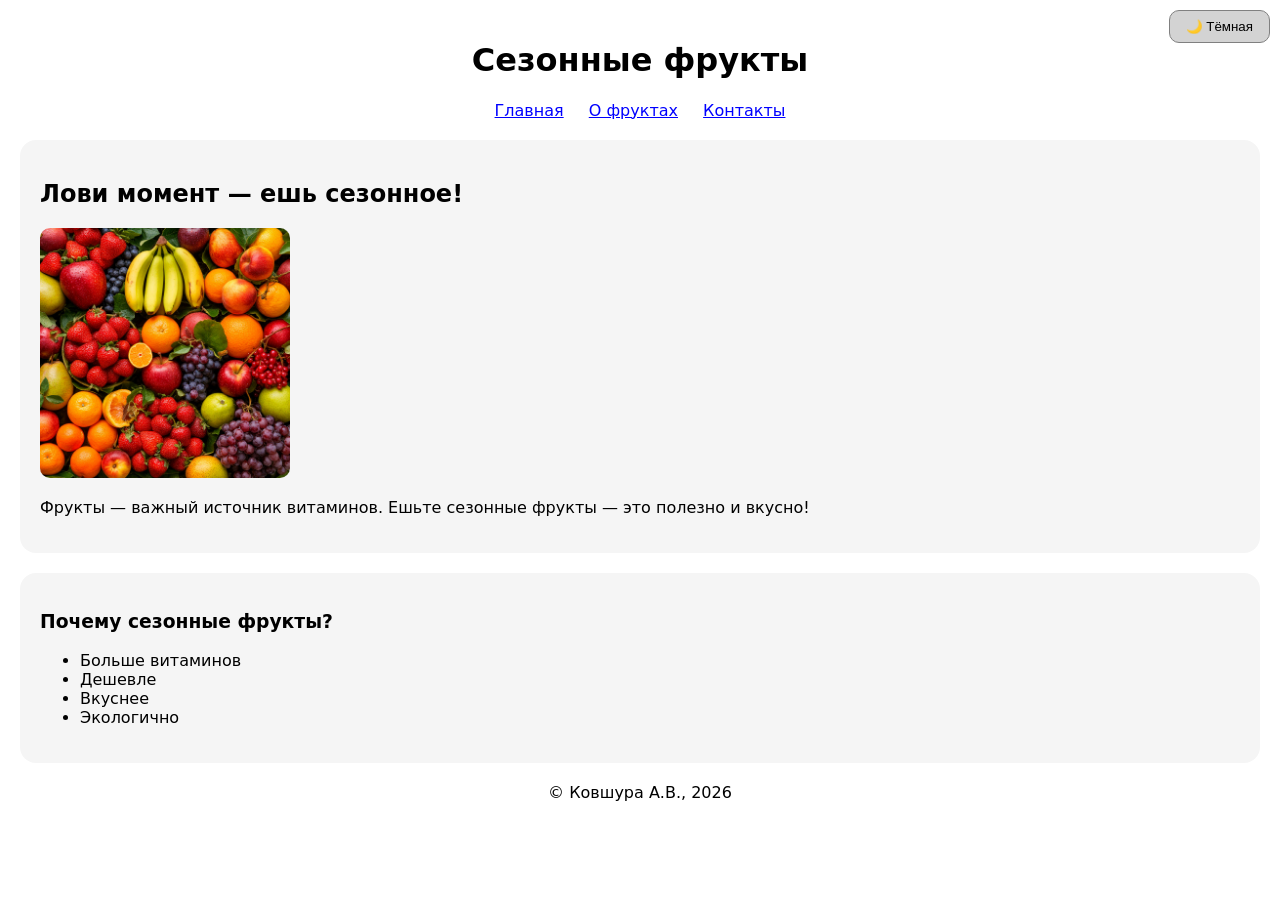
<file: index.html>
<!DOCTYPE html>
<html lang="ru">
<head>
    <meta charset="UTF-8">
    <title>Главная</title>
    <link rel="stylesheet" href="style.css">
</head>
<body>

<button id="theme-toggle" style="position:fixed;top:10px;right:10px">🌙 Тёмная</button>

<h1 style="text-align:center">Сезонные фрукты</h1>

<nav>
    <a href="index.html">Главная</a>
    <a href="about.html">О фруктах</a>
    <a href="contact.html">Контакты</a>
</nav>

<div class="card">
    <h2>Лови момент — ешь сезонное!</h2>
    <img src="fruits1.jpeg" width="250">
    <p>Фрукты — важный источник витаминов. Ешьте сезонные фрукты — это полезно и вкусно!</p>
</div>

<div class="card">
    <h3>Почему сезонные фрукты?</h3>
    <ul>
        <li>Больше витаминов</li>
        <li>Дешевле</li>
        <li>Вкуснее</li>
        <li>Экологично</li>
    </ul>
</div>

<footer>
    <p>© Ковшура А.В., 2026</p>
</footer>

<script src="script.js"></script>
</body>
</html>
</file>
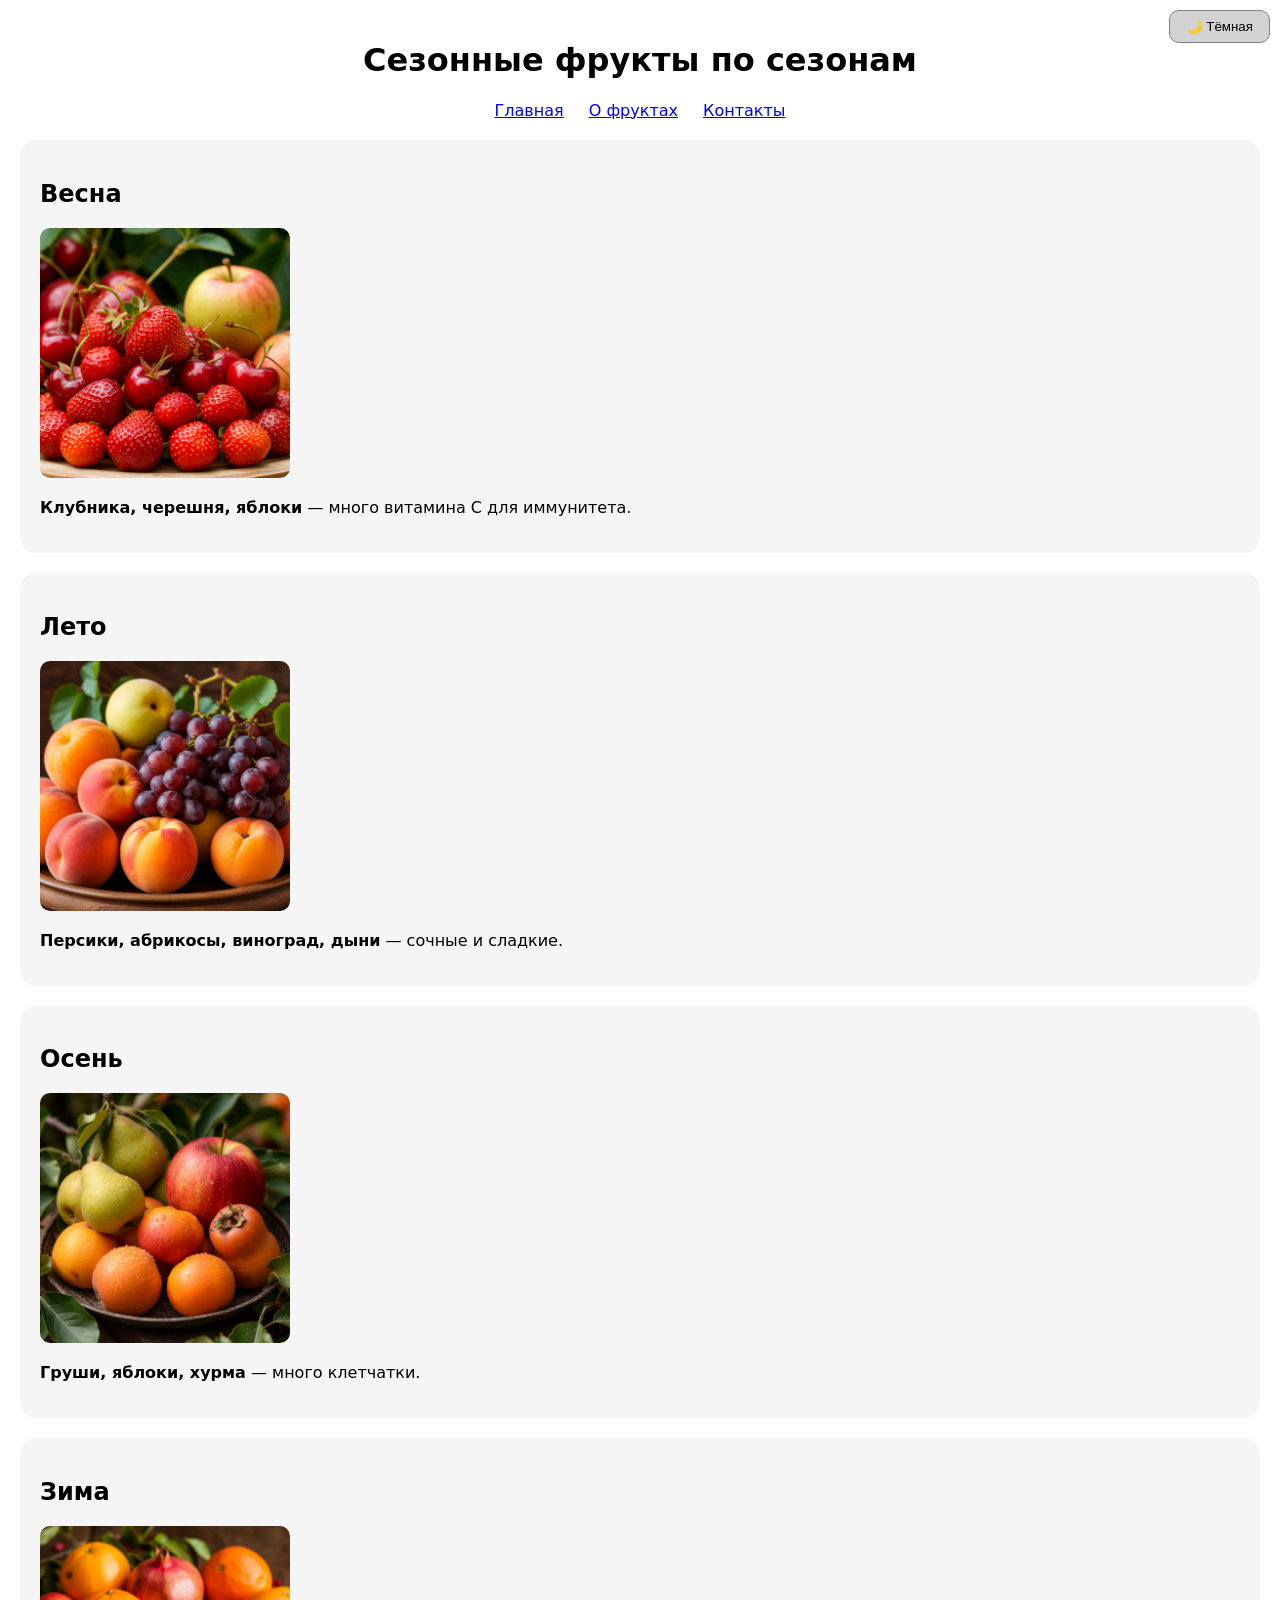
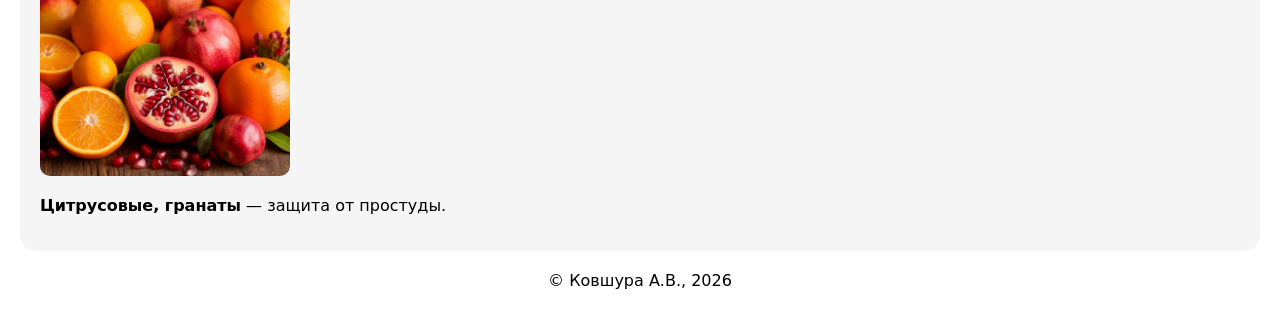
<file: about.html>
<!DOCTYPE html>
<html lang="ru">
<head>
    <meta charset="UTF-8">
    <title>О фруктах</title>
    <link rel="stylesheet" href="style.css">
</head>
<body>

<button id="theme-toggle" style="position:fixed;top:10px;right:10px">🌙 Тёмная</button>

<h1 style="text-align:center">Сезонные фрукты по сезонам</h1>

<nav>
    <a href="index.html">Главная</a>
    <a href="about.html">О фруктах</a>
    <a href="contact.html">Контакты</a>
</nav>

<div class="card">
    <h2>Весна</h2>
    <img src="fruits2.jpeg" width="250">
    <p><strong>Клубника, черешня, яблоки</strong> — много витамина C для иммунитета.</p>
</div>

<div class="card">
    <h2>Лето</h2>
    <img src="fruits3.jpeg" width="250">
    <p><strong>Персики, абрикосы, виноград, дыни</strong> — сочные и сладкие.</p>
</div>

<div class="card">
    <h2>Осень</h2>
    <img src="fruits5.jpeg" width="250">
    <p><strong>Груши, яблоки, хурма</strong> — много клетчатки.</p>
</div>

<div class="card">
    <h2>Зима</h2>
    <img src="fruits4.jpeg" width="250">
    <p><strong>Цитрусовые, гранаты</strong> — защита от простуды.</p>
</div>

<footer>
    <p>© Ковшура А.В., 2026</p>
</footer>

<script src="script.js"></script>
</body>
</html>
</file>
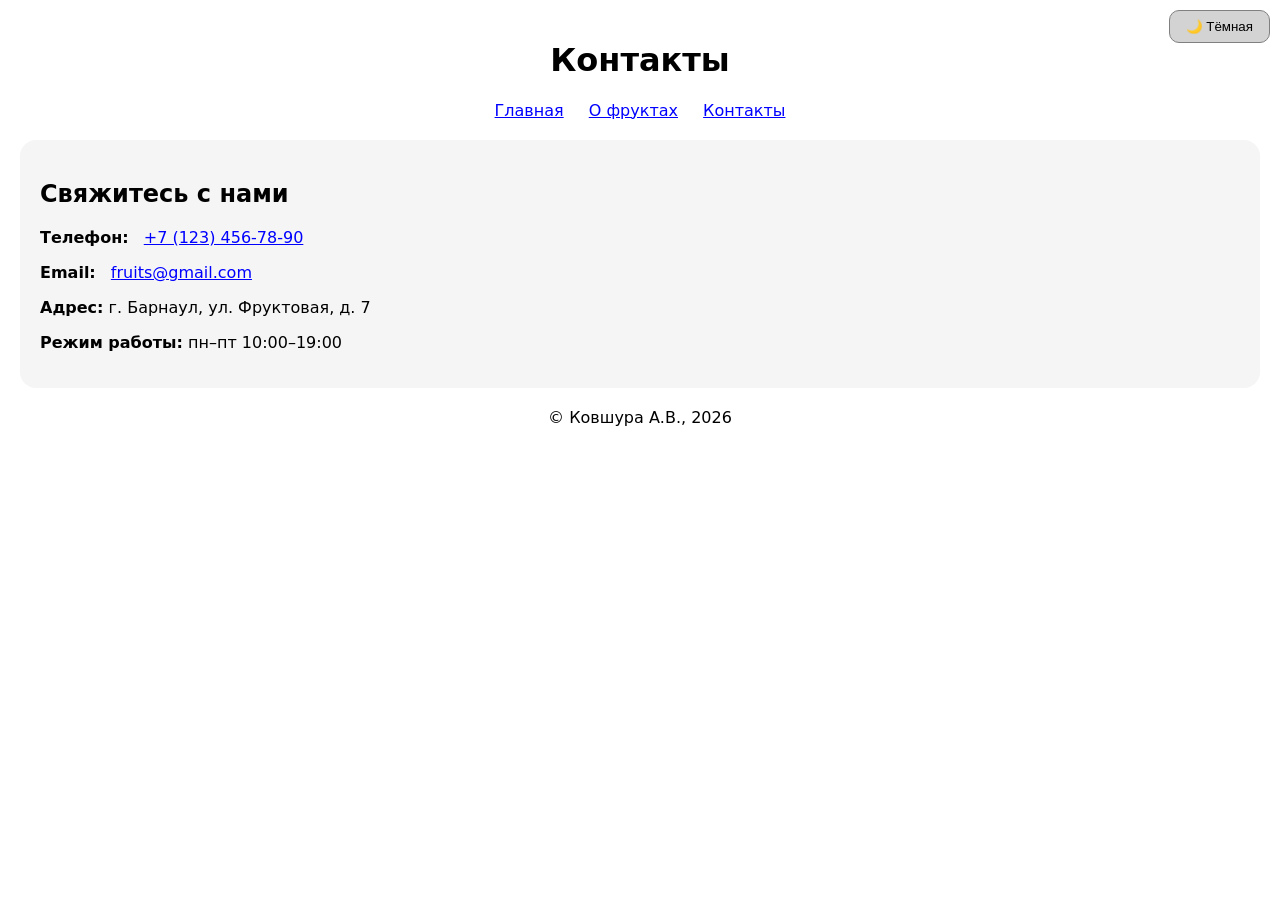
<file: contact.html>
<!DOCTYPE html>
<html lang="ru">
<head>
    <meta charset="UTF-8">
    <title>Контакты</title>
    <link rel="stylesheet" href="style.css">
</head>
<body>

<button id="theme-toggle" style="position:fixed;top:10px;right:10px">🌙 Тёмная</button>

<h1 style="text-align:center">Контакты</h1>

<nav>
    <a href="index.html">Главная</a>
    <a href="about.html">О фруктах</a>
    <a href="contact.html">Контакты</a>
</nav>

<div class="card">
    <h2>Свяжитесь с нами</h2>
    <p><strong>Телефон:</strong> <a href="tel:+71234567890">+7 (123) 456-78-90</a></p>
    <p><strong>Email:</strong> <a href="mailto:fruits@gmail.com">fruits@gmail.com</a></p>
    <p><strong>Адрес:</strong> г. Барнаул, ул. Фруктовая, д. 7</p>
    <p><strong>Режим работы:</strong> пн–пт 10:00–19:00</p>
</div>

<footer>
    <p>© Ковшура А.В., 2026</p>
</footer>

<script src="script.js"></script>
</body>
</html>
</file>
<file: style.css>
body {
  background: white;
  color: black;
  font-family: system-ui;
  margin: 0;
  padding: 20px;
}

body.dark {
  background: black;
  color: white;
}

button {
  background: lightgrey;
  color: black;
  border: 1px solid grey;
  padding: 8px 16px;
  border-radius: 10px;
  cursor: pointer;
}

body.dark button {
  background: darkgrey;
  color: white;
}

a {
  color: blue;
  margin: 0 10px;
}

body.dark a {
  color: lightblue;
}

img {
  max-width: 100%;
  border-radius: 10px;
}

.card {
  background: whitesmoke;
  padding: 20px;
  margin: 20px 0;
  border-radius: 16px;
}

body.dark .card {
  background: #222;
}

nav, footer {
  text-align: center;
  margin: 20px 0;
}
</file>
